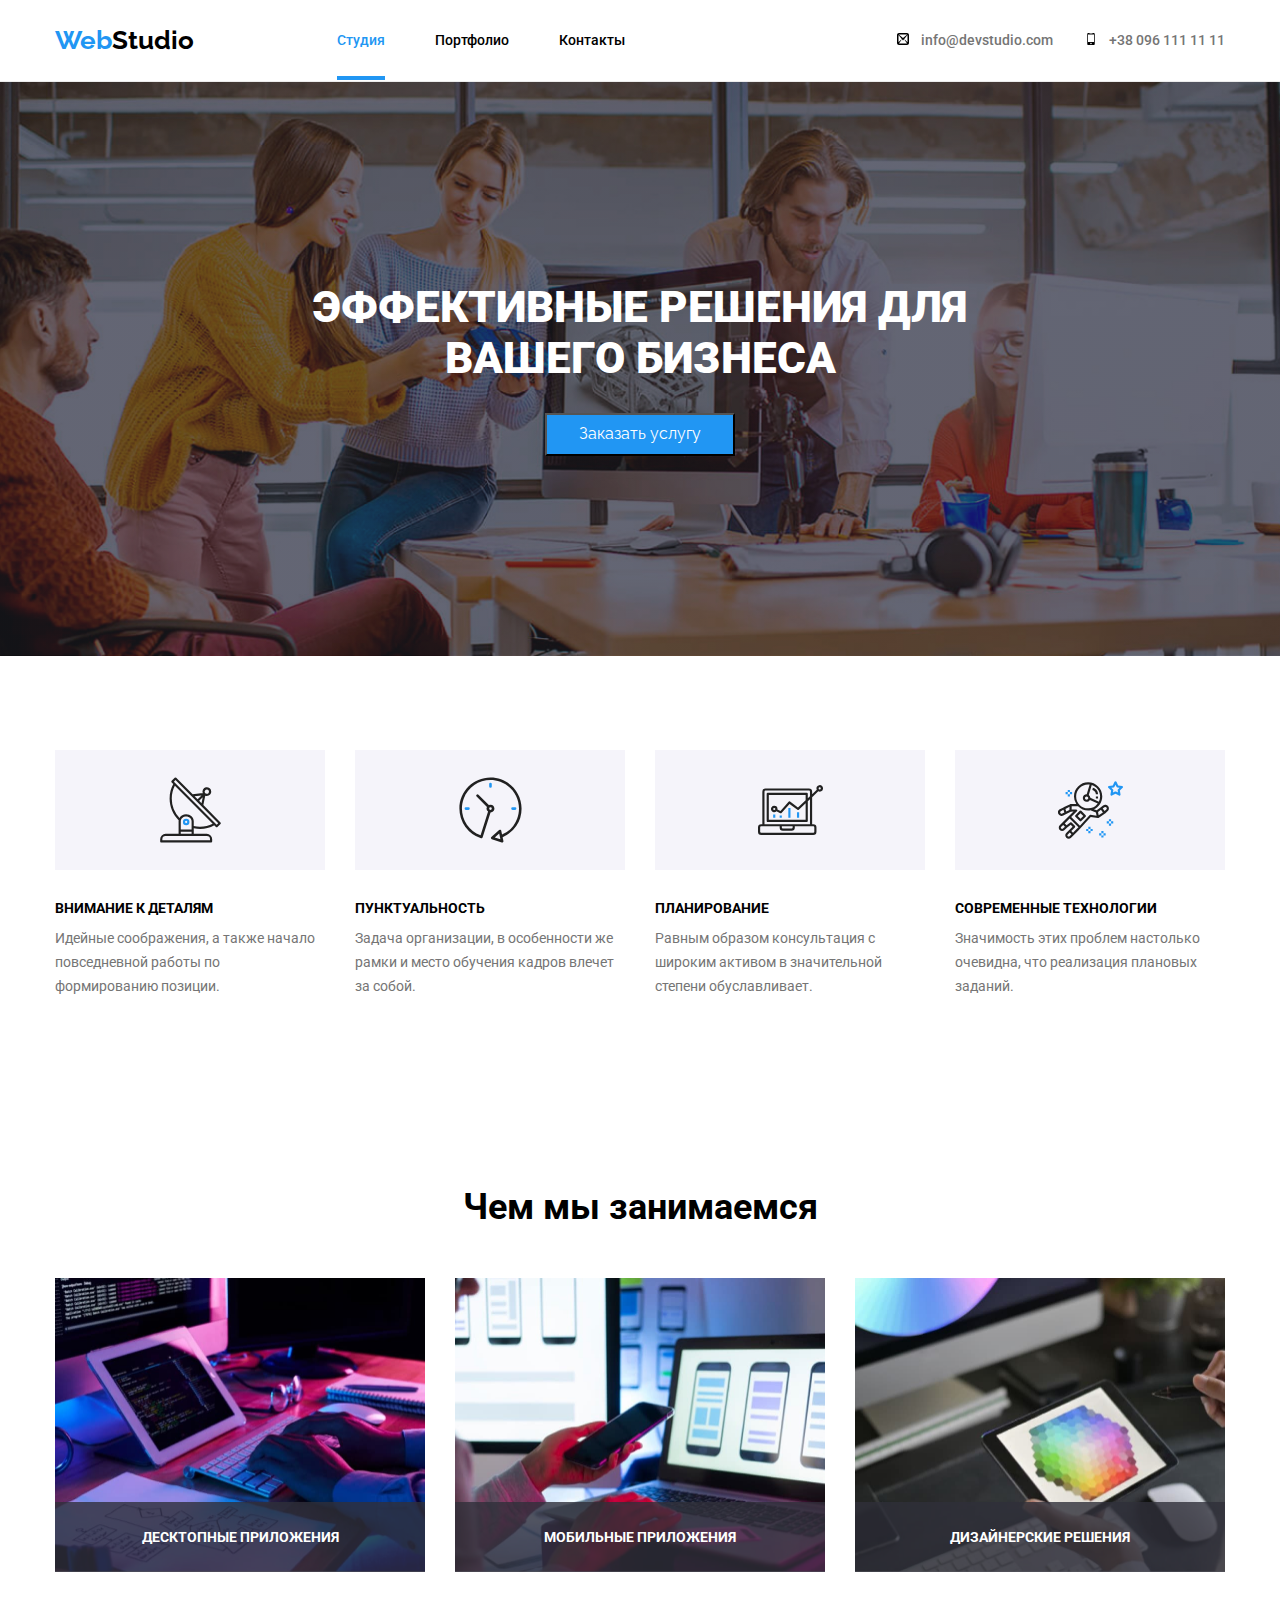
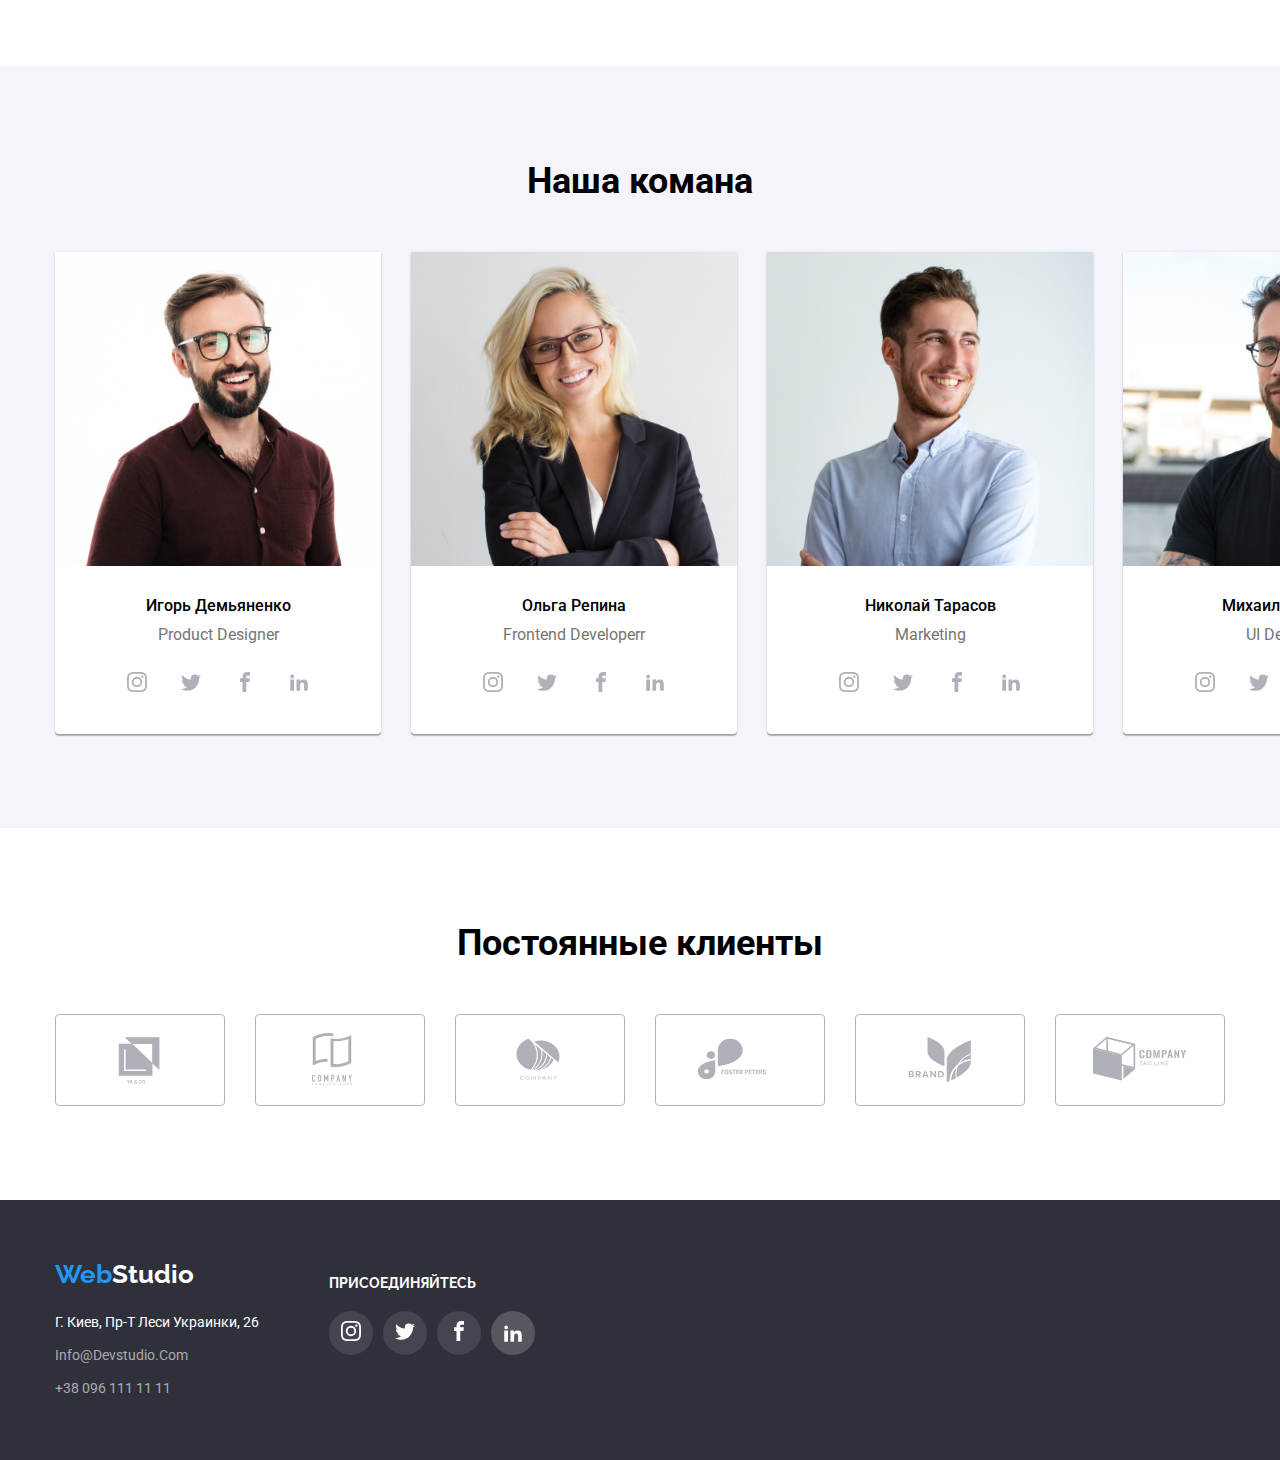
<file: index.html>
<!DOCTYPE html>
<html lang="en">

<head>
    <meta charset="UTF-8">
    <meta http-equiv="X-UA-Compatible" content="IE=edge">
    <meta name="viewport" content="width=device-width, initial-scale=1.0">
    <title>Студия</title>
    <link rel="stylesheet"
        href="https://cdnjs.cloudflare.com/ajax/libs/modern-normalize/1.1.0/modern-normalize.min.css">
    <link href="https://fonts.googleapis.com/css2?family=Roboto:ital,wght@0,500;0,700;1,400&display=swap"
        rel="stylesheet">
    <link href="https://fonts.googleapis.com/css2?family=Oleo+Script&family=Raleway:wght@700&display=swap"
        rel="stylesheet">
    <link href="https://fonts.googleapis.com/css2?family=Oleo+Script&family=Raleway:wght@700&display=swap"
        rel="stylesheet">
    <link rel="stylesheet" href="./css/style.css">
    <style>
        li {
            list-style: none;
        }

        a {
            text-decoration: none
        }
    </style>
</head>

<body>
    <!--  -->
    <!-- Шапка сайта -->
    <header class="header">
        <div class="headers container">
            <div class="headers_div">
                <nav class="headers_navigation"><a class="logo" style="color: black;" href=""><span
                            class="firs_logo">Web</span>Studio</a>
                    <ul class="style_navigation">
                        <li class="navigation"><a class="nav stydio11" href="index.html">Студия</a></li>
                        <li class="navigation"><a class="nav portfolio1" href="portfolio.html">Портфолио</a></li>
                        <li class="navigation"><a class="nav contakts1" href="Контакты">Контакты</a></li>
                </nav>
            </div>
            <ul class="style_mail_tel">
                <li class="navigation2">
                    <a class="nav  e_mail" href="maito:info@devstudio.com"><svg class="icone">
                            <use href="./img/symbol-defs.svg#icon-mail2"></use>
                        </svg>info@devstudio.com</a>
                </li>
                <li class="navigation2">

                    <a class="nav  tell" href="tel:+380961111111"><svg class="icone">
                            <use href="./img/symbol-defs.svg#icon-mobile"></use>
                        </svg>+38 096 111 11 11</a>
                </li>
            </ul>
        </div>
        </div>
    </header>
    <main>
        <!-- Основная цель -->
        <section class=" size goal">
            <div class="container goaal">
                <h1 class="main_goal">Эффективные решения для вашего бизнеса</h1>
                <button class="button_goal" type="button" data-modal-open>Заказать услугy</button>
            </div>
        </section>
        <!-- Основные направления -->
        <section class="size">
            <div class="container">
                <ul class="direction_selection">
                    <li class="location_direction">
                        <div class="item_icons">
                            <svg class="ico">
                                <use href="./img/symbol-defs.svg#icon-antenna-1"></use>
                            </svg>
                        </div>
                        <h3 class="text_direction">Внимание к деталям</h3>
                        <p class="paragraf_direction">Идейные соображения, а также начало
                            повседневной работы по
                            формированию позиции.</p>
                    </li>
                    <li class="location_direction">
                        <div class="item_icons">
                            <svg class="ico">
                                <use xlink:href="./img/symbol-defs.svg#icon-clock-1"></use>
                            </svg>
                        </div>
                        <h3 class="text_direction">Пунктуальность</h3>
                        <p class="paragraf_direction">Задача организации, в особенности же рамки
                            и место обучения кадров
                            влечет за собой.</p>
                    </li>
                    <li class="location_direction">
                        <div class="item_icons">
                            <svg class="ico">
                                <use xlink:href="./img/symbol-defs.svg#icon-diagram-1"></use>
                            </svg>
                        </div>
                        <h3 class="text_direction">Планирование</h3>
                        <p class="paragraf_direction">Равным образом консультация с широким
                            активом в значительной
                            степени
                            обуславливает. </p>
                    </li>
                    <li class="location_direction">
                        <div class="item_icons">
                            <svg class="ico">
                                <use xlink:href="./img/symbol-defs.svg#icon-astronaut-1-1">
                                </use>
                            </svg>
                        </div>
                        <h3 class="text_direction">Современные технологии</h3>
                        <p class="paragraf_direction">Значимость этих проблем настолько
                            очевидна, что реализация
                            плановых
                            заданий.</p>
                    </li>
                </ul>
            </div>
        </section>
        <!-- Чем мы занимаемся -->
        <section class="size">
            <div class="container">
                <h2 class="text_work">Чем мы занимаемся</h2>
                <ul class="foto_work">
                    <li class="foto "><img src="img/1.jpg" alt="work with computer" width="370">
                        <h3 class="text_work_selection">Десктопные приложения</h1>
                    </li>
                    <li class="foto"><img src="img/2.jpg" alt="work with telefon" width="370">
                        <h3 class="text_work_selection">Мобильные приложения</h3>
                    </li>
                    <li class="foto"><img src="img/3.jpg" alt="work with tablet" width="370">
                        <h3 class="text_work_selection">Дизайнерские решения</h3>
                    </li>
                </ul>
            </div>
        </section>
        <!-- Наша команда -->
        <section class="size our_team">
            <div class="container">
                <h2 class="our_team_selection">Наша комана</h2>
                <ul class="image_team1">
                    <li class="image_team"> <img src="img/4.jpg" alt="Product Designe" width="270">
                        <div class="text1">
                            <h3 class="text_team">Игорь Демьяненко</h3>
                            <p class="position_team">Product Designer</p>
                            <ul class="list-team">
                                <li class="item-team">
                                    <a class="link-team" href="">
                                        <svg class="icon-team">
                                            <use xlink:href="./img/symbol-defs.svg#icon-instagram">
                                            </use>
                                        </svg>
                                    </a>
                                </li>
                                <li class="item-team">
                                    <a href="" class="link-team">
                                        <svg class="icon-team">
                                            <use xlink:href="./img/symbol-defs.svg#icon-twitter">
                                            </use>
                                        </svg>
                                    </a>
                                </li>
                                <li class="item-team">
                                    <a class="link-team" href="">
                                        <svg class="icon-team">
                                            <use xlink:href="./img/symbol-defs.svg#icon-facebook">
                                            </use>
                                        </svg>
                                    </a>
                                </li>
                                <li class="item-team">
                                    <a class="link-team" href="">
                                        <svg class="icon-team">
                                            <use xlink:href="./img/symbol-defs.svg#icon-linkedin2">
                                            </use>
                                        </svg>
                                    </a>
                                </li>
                            </ul>
                        </div>
                    </li>
                    <li class="image_team"><img src="img/5.jpg" alt="Frontend Developerr" width="270">
                        <div class="text1">
                            <h3 class="text_team">Ольга Репина</h3>
                            <p class="position_team">Frontend Developerr</p>
                            <ul class="list-team">
                                <li class="item-team">
                                    <a class="link-team" href="">
                                        <svg class="icon-team">
                                            <use xlink:href="./img/symbol-defs.svg#icon-instagram">
                                            </use>
                                        </svg>
                                    </a>
                                </li>
                                <li class="item-team">
                                    <a class="link-team" href="">
                                        <svg class="icon-team">
                                            <use xlink:href="./img/symbol-defs.svg#icon-twitter">
                                            </use>
                                        </svg>
                                    </a>
                                </li>
                                <li class="item-team">
                                    <a class="link-team" href="">
                                        <svg class="icon-team">
                                            <use xlink:href="./img/symbol-defs.svg#icon-facebook">
                                            </use>
                                        </svg>
                                    </a>
                                </li>
                                <li class="item-team">
                                    <a class="link-team" href="">
                                        <svg class="icon-team">
                                            <use xlink:href="./img/symbol-defs.svg#icon-linkedin2">
                                            </use>
                                        </svg>
                                    </a>
                                </li>
                            </ul>
                        </div>
                    </li>
                    <li class="image_team"><img src="img/6.jpg" alt="Marketing" width="270">
                        <div class="text1">
                            <h3 class="text_team">Николай Тарасов</h3>
                            <p class="position_team">Marketing</p>
                            <ul class="list-team">
                                <li class="item-team">
                                    <a class="link-team" href="">
                                        <svg class="icon-team">
                                            <use xlink:href="./img/symbol-defs.svg#icon-instagram">
                                            </use>
                                        </svg>
                                    </a>
                                </li>
                                <li class="item-team">
                                    <a class="link-team" href="">
                                        <svg class="icon-team">
                                            <use xlink:href="./img/symbol-defs.svg#icon-twitter">
                                            </use>
                                        </svg>
                                    </a>
                                </li>
                                <li class="item-team">
                                    <a class="link-team" href="">
                                        <svg class="icon-team">
                                            <use xlink:href="./img/symbol-defs.svg#icon-facebook">
                                            </use>
                                        </svg>
                                    </a>
                                </li>
                                <li class="item-team">
                                    <a class="link-team" href="">
                                        <svg class="icon-team">
                                            <use xlink:href="./img/symbol-defs.svg#icon-linkedin2">
                                            </use>
                                        </svg>
                                    </a>
                                </li>
                            </ul>
                        </div>
                    </li>
                    <li class="image_team"><img src="img/7.jpg" alt="UI Designer" width="270">
                        <div class="text1">
                            <h3 class="text_team">Михаил Ермаков</h3>
                            <p class="position_team">UI Designer</p>
                            <ul class="list-team">
                                <li class="item-team">
                                    <a class="link-team" href="">
                                        <svg class="icon-team">
                                            <use xlink:href="./img/symbol-defs.svg#icon-instagram">
                                            </use>
                                        </svg>
                                    </a>
                                </li>
                                <li class="item-team">
                                    <a class="link-team" href="">
                                        <svg class="icon-team">
                                            <use xlink:href="./img/symbol-defs.svg#icon-twitter">
                                            </use>
                                        </svg>
                                    </a>
                                </li>
                                <li class="item-team">
                                    <a class="link-team" href="">
                                        <svg class="icon-team">
                                            <use xlink:href="./img/symbol-defs.svg#icon-facebook">
                                            </use>
                                        </svg>
                                    </a>
                                </li>
                                <li class="item-team">
                                    <a class="link-team" href="">
                                        <svg class="icon-team">
                                            <use xlink:href="./img/symbol-defs.svg#icon-linkedin2">
                                            </use>
                                        </svg>
                                    </a>
                                </li>
                            </ul>
                        </div>
                    </li>
                </ul>
            </div>
        </section>
        <!-- Нашы клиенты -->
        <section class="size">
            <div class="container">
                <h2 class="our_team_selection">Постоянные клиенты</h2>
                <ul class="list_our_clients">
                    <li class="item_our_clients">
                        <a href="" class="link_our_clients">
                            <svg class="icon_our_clients">
                                <use class="fone_our_clients" href="./img/symbol-defs.svg#icon-Logo"></use>
                            </svg>
                        </a>
                    </li>
                    <li class="item_our_clients">
                        <a href="" class="link_our_clients1">
                            <svg class="icon_our_clients">
                                <use class="fone_our_clients" href="./img/symbol-defs.svg#icon-Logo-1"></use>
                            </svg>
                        </a>
                    </li>
                    <li class="item_our_clients">
                        <a href="" class="link_our_clients">
                            <svg class="icon_our_clients">
                                <use class="fone_our_clients" href="./img/symbol-defs.svg#icon-Logo-2"></use>
                            </svg>
                        </a>
                    </li>
                    <li class="item_our_clients">
                        <a href="" class="link_our_clients">
                            <svg class="icon_our_clients">
                                <use class="fone_our_clients" href="./img/symbol-defs.svg#icon-Logo-3"></use>
                            </svg>
                        </a>
                    </li>
                    <li class="item_our_clients">
                        <a href="" class="link_our_clients">
                            <svg class="icon_our_clients">
                                <use class="fone_our_clients" href="./img/symbol-defs.svg#icon-Logo-4"></use>
                            </svg>
                        </a>
                    </li>
                    <li class="item_our_clients">
                        <a href="" class="link_our_clients">
                            <svg class="icon_our_clients">
                                <use class="fone_our_clients" href="./img/symbol-defs.svg#icon-Logo-5"></use>
                            </svg>
                        </a>
                    </li>
                </ul>
            </div>
        </section>
    </main>
    <!-- Юредический адресс -->
    <footer class="legall_adress">
        <div class="container leagal_imfo">
            <div class="legel_div1">
                <div class="logo_div">
                    <a class="logo1" style="color: #fff;" href="WebStudio"><span class="firs_logo">Web</span>Studio</a>
                </div>
                <address>
                    <ul class="adres">
                        <li class="legal"><a class="addres1 legal_text" href="г. Киев, пр-т Леси Украинки, 26">г. Киев,
                                пр-т
                                Леси Украинки, 26</a></li>
                        <li class="legal"><a class="mail2 legal_text"
                                href="maito:info@devstudio.com">info@devstudio.com</a>
                        </li>
                        <li class="legal"><a class="tel2 legal_text" href="tel:+380961111111">+38 096 111 11 11</a></li>
                    </ul>
                </address>
            </div>
            <div class="legel_div">
                <h2 class="text_legall_social">присоединяйтесь</h2>
                <ul class="list_legal_social">
                    <li class="item_legal_social">
                        <a class="link_legal_social" href="">
                            <svg class="icon_legal_socia">
                                <use href="./img/symbol-defs.svg#icon-instagram">
                                </use>
                            </svg>
                        </a>
                    </li>
                    <li class="item_legal_social">
                        <a class="link_legal_social" href="">
                            <svg class="icon_legal_socia">
                                <use href="./img/symbol-defs.svg#icon-twitter"></use>
                            </svg>
                        </a>
                    </li>
                    <li class="item_legal_social">
                        <a class="link_legal_social" href="">
                            <svg class="icon_legal_socia">
                                <use href="./img/symbol-defs.svg#icon-facebook"></use>
                            </svg>
                        </a>
                    </li>
                    <li class="item_legal_social">
                        <a class="item_legal_social" href="">
                            <svg class="icon_legal_socia">
                                <use xlink:href="./img/symbol-defs.svg#icon-linkedin2">
                                </use>
                            </svg>
                        </a>
                    </li>
                </ul>
            </div>
        </div>
    </footer>
    <div class="backgrop is-hidden" data-modal>
        <div class="madal">
            <button class="botom_madal" data-modal-close>
                <svg class="madal_img">
                    <use class="madal_icon" href="./img/svg/cross.svg#cross"></use>
                </svg>
            </button>

        </div>
    </div>
    <script src="./js/modal.js"></script>
</body>

</html>
</file>
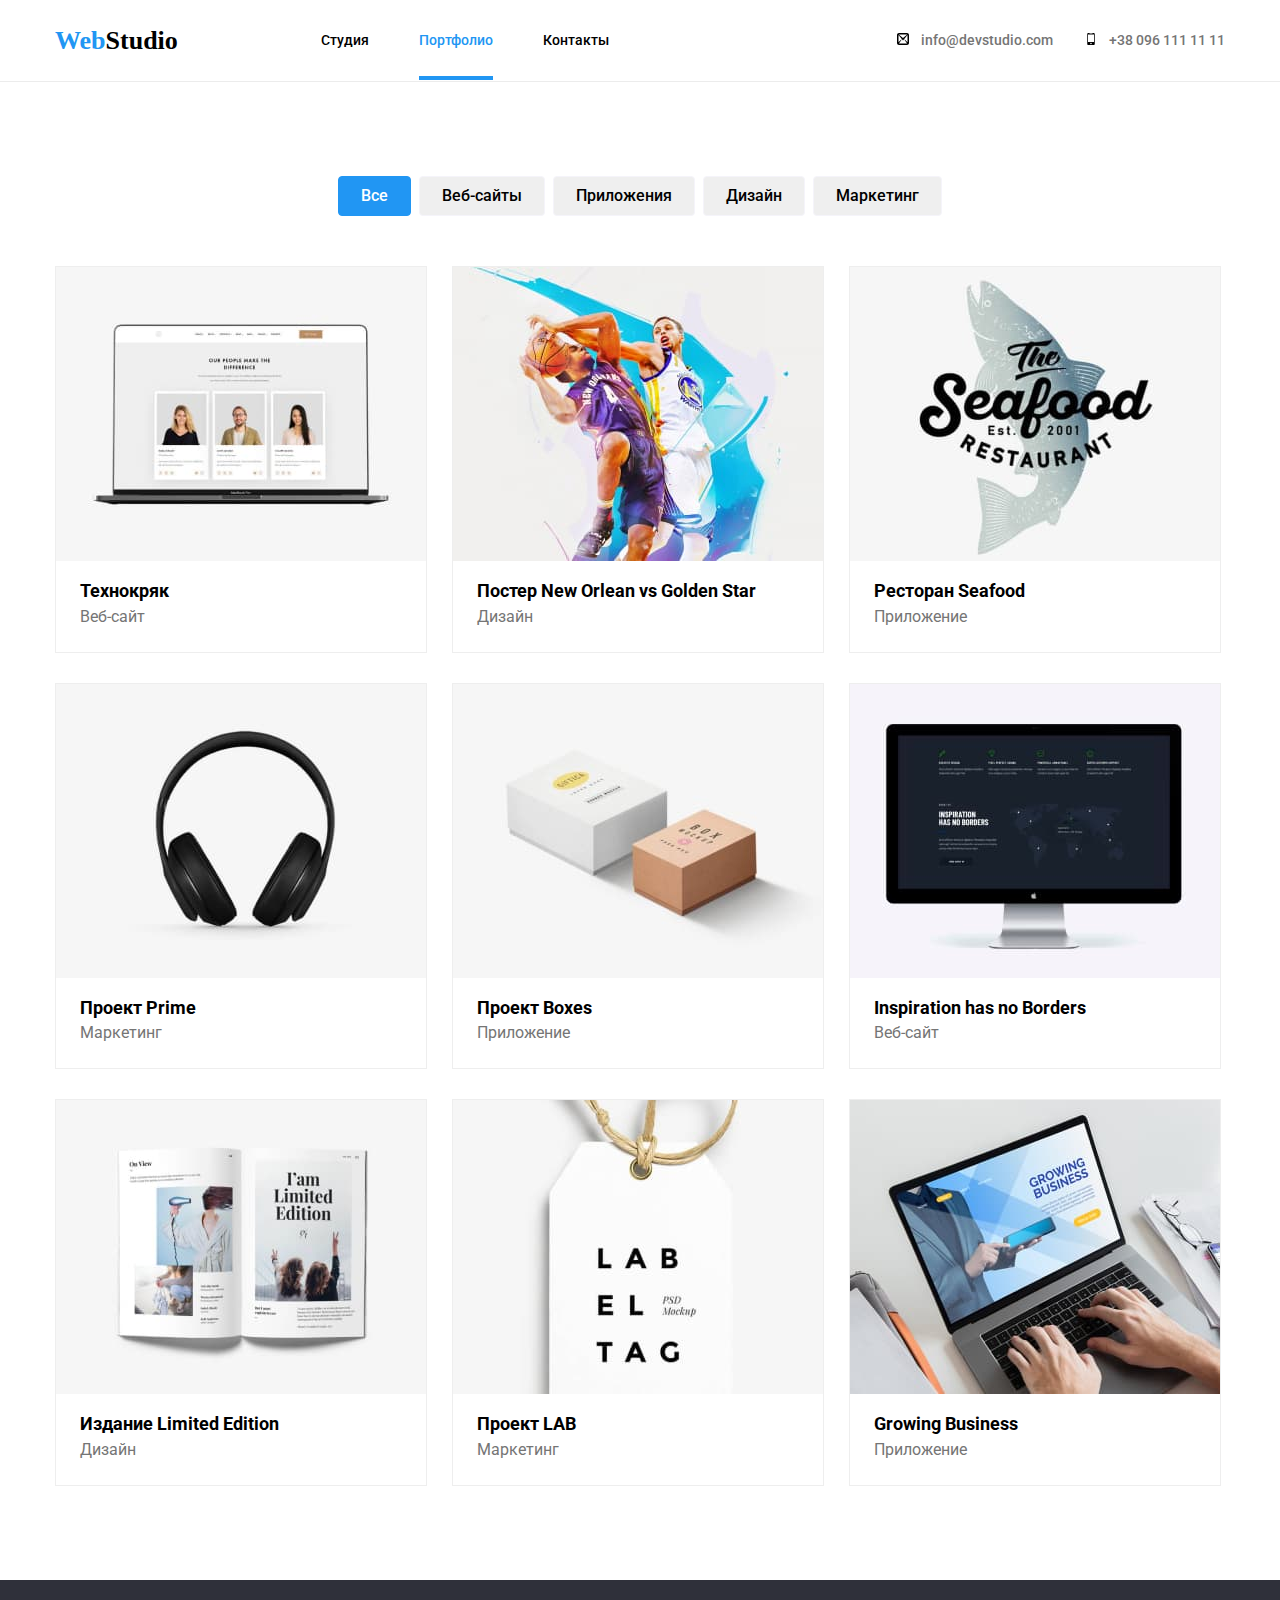
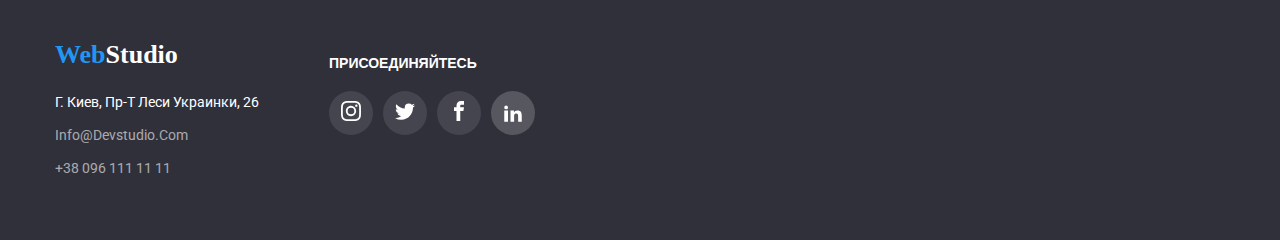
<file: portfolio.html>
<!DOCTYPE html>
<html lang="en">

<head>
    <meta charset="UTF-8">
    <meta http-equiv="X-UA-Compatible" content="IE=edge">
    <meta name="viewport" content="width=device-width, initial-scale=1.0">
    <title>Портфолио</title>
    <link rel="stylesheet"
        href="https://cdnjs.cloudflare.com/ajax/libs/modern-normalize/1.1.0/modern-normalize.min.css">
    <link rel="preconnect" href="https://fonts.googleapis.com">
    <link rel="preconnect" href="https://fonts.gstatic.com" crossorigin>
    <link href="https://fonts.googleapis.com/css2?family=Roboto:ital,wght@0,500;0,700;1,400&display=swap"
        rel="stylesheet">
    <link rel="stylesheet" href="./css/style.css">
    <style>
        li {
            list-style: none;
        }

        a {
            text-decoration: none
        }
    </style>
</head>

<body>
    <!-- Шапка сайта -->
    <header class="header">
        <div class="headers container">
            <div class="headers_div">
                <nav class="headers_navigation"><a class="logo" style="color: black;" href=""><span
                            class="firs_logo">Web</span>Studio</a>
                    <ul class="style_navigation">
                        <li class="navigation"><a class="nav stydio1" href="index.html">Студия</a></li>
                        <li class="navigation"><a class="nav portfolio11" href="portfolio.html">Портфолио</a></li>
                        <li class="navigation"><a class="nav contakts1" href="Контакты">Контакты</a></li>
                </nav>
            </div>
            <ul class="style_mail_tel">
                <li class="navigation2">

                    <a class="nav  e_mail" href="maito:info@devstudio.com"><svg class="icone">
                            <use href="./img/symbol-defs.svg#icon-mail2"></use>
                        </svg>info@devstudio.com</a>
                </li>
                <li class="navigation2">

                    <a class="nav  tell" href="tel:+380961111111"><svg class="icone">
                            <use href="./img/symbol-defs.svg#icon-mobile"></use>
                        </svg>+38 096 111 11 11</a>
                </li>
            </ul>
        </div>
        </div>
    </header>
    <main>
        <!-- Навигация по сайту -->
        <section class="size">
            <div class="container">
                <ul class="buttons_selection">
                    <li class="button1"><button class="button_1 text_botom" type="button">Все</button></li>
                    <li class="button1"><button class="button_2 text_botom" type="button">Веб-сайты</li>
                    <li class="button1"><button class="button_3 text_botom" type="button">Приложения</span></button>
                    </li>
                    <li class="button1"><button class="button_4 text_botom" type="button">Дизайн</span></button></li>
                    <li class="button1"><button class="button_5 text_botom" type="button">Маркетинг</button></li>
                </ul>
                <ul class="kontent_image">
                    <li class="img_kontent">
                        <a class="img_kontent_link" href="">
                            <div class="class_img_kontent">
                                <img src="img/10.jpg" alt="table" width="370" />
                                <p class="texxt_img_kontent">Технокряк это современная площадка распространения
                                    коронавируса. Компании используют
                                    эту платформу для цифрового
                                    шпионажа и атак на защищённые сервера конкурентов.</p>
                            </div>
                            <div class="text">
                                <h3 class="text_img_kontent">Технокряк</h3>
                                <p class="location_img_kontent">Веб-сайт</p>
                            </div>
                        </a>
                    </li>
                    <li class="img_kontent">
                        <a class="img_kontent_link" href="">
                            <div class="class_img_kontent">
                                <img src="img/11.jpg" alt="basketboll" width="370" />
                                <p class="texxt_img_kontent"></p>
                            </div>
                            <div class="text">
                                <h3 class="text_img_kontent">Постер New Orlean vs Golden Star</h3>
                                <p class="location_img_kontent">Дизайн</p>
                            </div>
                        </a>
                    </li>
                    <li class="img_kontent">
                        <a class="img_kontent_link" href="">
                            <div class="class_img_kontent">
                                <img src="img/12.jpg" alt="logo" width="370" />
                                <p class="texxt_img_kontent"></p>
                            </div>
                            <div class="text">
                                <h3 class="text_img_kontent">Ресторан Seafood</h3>
                                <p class="location_img_kontent">Приложение</p>
                            </div>
                        </a>
                    </li>
                    <li class="img_kontent">
                        <a class="img_kontent_link" href="">
                            <div class="class_img_kontent">
                                <img src="img/13.jpg" alt="headphones" width="370" />
                                <p class="texxt_img_kontent"></p>
                            </div>
                            <div class="text">
                                <h3 class="text_img_kontent">Проект Prime</h3>
                                <p class="location_img_kontent">Маркетинг</p>
                            </div>
                        </a>
                    </li>
                    <li class="img_kontent">
                        <a class="img_kontent_link" href="">
                            <div class="class_img_kontent">
                                <img src="img/14.jpg" alt="two boxses" width="370" />
                                <p class="texxt_img_kontent"></p>
                            </div>
                            <div class="text">
                                <h3 class="text_img_kontent">Проект Boxes</h3>
                                <p class="location_img_kontent">Приложение</p>
                            </div>
                        </a>
                    </li>
                    <li class="img_kontent">
                        <a class="img_kontent_link" href="">
                            <div class="class_img_kontent">
                                <img src="img/15.jpg" alt="computer" width="370" />
                                <p class="texxt_img_kontent"></p>
                            </div>
                            <div class="text">
                                <h3 class="text_img_kontent">Inspiration has no Borders</h3>
                                <p class="location_img_kontent">Веб-сайт</p>
                            </div>
                        </a>
                    </li>
                    <li class="img_kontent">
                        <a class="img_kontent_link" href="">
                            <div class="class_img_kontent">
                                <img src="img/16.jpg" alt="book" width="370" />
                                <p class="texxt_img_kontent"></p>
                            </div>
                            <div class="text">
                                <h3 class="text_img_kontent">Издание Limited Edition</h3>
                                <p class="location_img_kontent">Дизайн</p>
                            </div>
                        </a>
                    </li>
                    <li class="img_kontent">
                        <a class="img_kontent_link" href="">
                            <div class="class_img_kontent">
                                <img src="img/17.jpg" alt="text on brelok" width="370" />
                                <p class="texxt_img_kontent"></p>
                            </div>
                            <div class="text">
                                <h3 class="text_img_kontent">Проект LAB</h3>
                                <p class="location_img_kontent">Маркетинг</p>
                            </div>
                        </a>
                    </li>
                    <li class="img_kontent">
                        <a class="img_kontent_link" href="">
                            <div class="class_img_kontent">
                                <img src="img/18.jpg" alt="work on computer" width="370" />
                                <p class="texxt_img_kontent"></p>
                            </div>
                            <div class="text">
                                <h3 class="text_img_kontent">Growing Business</h3>
                                <p class="location_img_kontent">Приложение</p>
                            </div>
                        </a>
                    </li>
                </ul>
            </div>
        </section>
    </main>
    <!-- Юредический адресс -->
    <footer class="legall_adress">
        <div class="container leagal_imfo">
            <div class="legel_div1">
                <div class="logo_div">
                    <a class="logo1" style="color: #fff;" href="WebStudio"><span class="firs_logo">Web</span>Studio</a>
                </div>
                <address>
                    <ul class="adres">
                        <li class="legal"><a class="addres1 legal_text" href="г. Киев, пр-т Леси Украинки, 26">г. Киев,
                                пр-т
                                Леси Украинки, 26</a></li>
                        <li class="legal"><a class="mail2 legal_text"
                                href="maito:info@devstudio.com">info@devstudio.com</a>
                        </li>
                        <li class="legal"><a class="tel2 legal_text" href="tel:+380961111111">+38 096 111 11 11</a></li>
                    </ul>
                </address>
            </div>
            <div class="legel_div">
                <h2 class="text_legall_social">присоединяйтесь</h2>
                <ul class="list_legal_social">
                    <li class="item_legal_social">
                        <a class="link_legal_social" href="">
                            <svg class="icon_legal_socia">
                                <use href="./img/symbol-defs.svg#icon-instagram">
                                </use>
                            </svg>
                        </a>
                    </li>
                    <li class="item_legal_social">
                        <a class="link_legal_social" href="">
                            <svg class="icon_legal_socia">
                                <use href="./img/symbol-defs.svg#icon-twitter"></use>
                            </svg>
                        </a>
                    </li>
                    <li class="item_legal_social">
                        <a class="link_legal_social" href="">
                            <svg class="icon_legal_socia">
                                <use href="./img/symbol-defs.svg#icon-facebook"></use>
                            </svg>
                        </a>
                    </li>
                    <li class="item_legal_social">
                        <a class="item_legal_social" href="">
                            <svg class="icon_legal_socia">
                                <use xlink:href="./img/symbol-defs.svg#icon-linkedin2">
                                </use>
                            </svg>
                        </a>
                    </li>
                </ul>
            </div>
        </div>
    </footer>
</body>
</file>
<file: css/style.css>
html {
  box-sizing: border-box;
}
*,
*::after,
*::before {
  box-sizing: inherit;
}
:root {
  --accent-color: #2196f3;
  --timing-function: cubic-bezier(0.4, 0, 0.2, 1);
}
body {
  font-family: "Roboto", sans-serif;
  font-family: "Oleo Script", cursive;
  font-family: "Raleway", sans-serif;
}
.container {
  width: 1200px;
  padding-left: 15px;
  padding-right: 15px;
  margin-left: auto;
  margin-right: auto;
}
h1,
h2,
h3,
p,
ul {
  margin-top: 0px;
  margin-bottom: 0px;
}
.headers {
  display: flex;
  flex-direction: row;
  vertical-align: middle;
}
.headers_navigation {
  display: flex;
  flex-direction: row;
}
.header {
  border-bottom: 1px solid #ececec;
  display: flex;
  flex-direction: row;
}
.logo {
  font-family: Raleway;
  font-style: normal;
  font-weight: bold;
  font-size: 26px;
  line-height: 31px;
  vertical-align: middle;
}
.logo {
  padding: 25px 0px;
}
.firs_logo {
  color: #2196f3;
}
.headers_div {
  display: flex;
  flex-direction: row;
}
.style_navigation {
  display: flex;
  flex-direction: row;
  margin-left: 93px;
  padding-left: 0px;
}
.navigation:last-child {
  margin-left: 50px;
  padding: 32px 0px;
}
.navigation:not(:last-child) {
  margin-left: 50px;
  padding: 32px 0px;
}
.nav {
  padding: 32px 0px;
}
.navigation {
  font-family: Roboto;
  font-style: Medium;
  font-weight: 500;
  font-size: 14px;
  line-height: 16px;
}
.stydio11 {
  position: relative;
  color: #2196f3;
}
.stydio1 {
  color: black;
  transition: 250ms var(--timing-function);
}
.stydio1:hover,
.stydio1:focus,
.stydio11:hover,
.stydio11:focus {
  color: #2196f3;
}
.portfolio1 {
  color: black;
  transition: 250ms var(--timing-function);
}
.portfolio11 {
  position: relative;
  color: #2196f3;
}
.portfolio1:hover,
.portfolio1:focus,
.portfolio11:hover,
.portfolio11:focus {
  color: #2196f3;
}
.stydio11::after {
  content: "";
  position: absolute;
  display: block;
  width: 100%;
  height: 4px;
  left: 0;
  bottom: 0;
  background-color: #2196f3;
  opacity: 1;
  transition: opacity 250ms var(--timing-function);
}
.portfolio11::after {
  content: "";
  position: absolute;
  display: block;
  width: 100%;
  height: 4px;
  left: 0;
  bottom: 0;
  background-color: #2196f3;
  opacity: 1;
  transition: opacity 250ms var(--timing-function);
}
.contakts1 {
  color: black;
  transition: 250ms var(--timing-function);
}
.contakts1:hover,
.contakts1:focus {
  color: #2196f3;
}
.style_mail_tel {
  font-family: Roboto;
  font-style: Medium;
  font-size: 14px;
  line-height: 16px;
}
.style_mail_tel {
  display: flex;
  flex-direction: row;
  text-align: left;
  margin-left: auto;
  padding-left: 0px;
}
.navigation2:first-child {
  margin-right: 30px;
  padding: 32px 0px;
}
.navigation2:nth-child(n + 1) {
  padding: 32px 0px;
}
.e_mail {
  font-family: Roboto;
  font-style: normal;
  font-weight: 500;
  font-size: 14px;
  line-height: 16px;
  color: rgba(117, 117, 117, 1);
  transition: 250ms var(--timing-function);
}
.e_mail:hover,
.e_mail:focus {
  color: #2196f3;
  fill: #2196f3;
}
.e_mail1:hover,
.e_mail1:focus {
  color: #2196f3;
  fill: #2196f3;
}
.tell {
  font-family: Roboto;
  font-style: normal;
  font-weight: 500;
  font-size: 14px;
  line-height: 16px;
  color: #757575;
  transition: 250ms var(--timing-function);
}
.tell:hover,
.tell:focus {
  color: #2196f3;
  fill: #2196f3;
}
.icone {
  width: 16px;
  height: 12px;
  margin-right: 10px;
  color: #757575;
}

.size {
  padding: 94px 0px;
}
.goal {
  display: block;
  background-color: #2f303a;
  text-align: center;
  padding: 200px 0px;
}
.goaal {
  width: 696px;
}
.main_goal {
  font-family: Roboto;
  font-style: normal;
  font-weight: 900;
  font-size: 44px;
  text-align: center;
  color: #ffffff;
  margin-bottom: 30px;
  text-transform: uppercase;
}
.button_goal {
  padding: 10px 32px;
  background-color: #2196f3;
  color: white;
}
.button_goal:hover {
  box-shadow: 0px 4px 4px rgba(0, 0, 0, 0.15);
  border-radius: 4px;
}
.button_goal {
  cursor: pointer;
}
.goal {
  background-image: linear-gradient(
      to left,
      rgba(47, 48, 58, 0.4),
      rgba(47, 48, 58, 0.4)
    ),
    url("../img/19.jpg");
  background-repeat: no-repeat;
  background-position: center;
  background-size: cover;
  text-align: center;
}
.direction_selection {
  display: flex;
  flex-direction: row;
  justify-content: space-between;
  margin-bottom: 0px;
  margin-left: 0px;
  padding-left: 0px;
}
.location_direction:first-child {
  margin-left: 0px;
}
.location_direction:nth-child(n + 1) {
  margin-right: 30px;
  flex-basis: calc((100% - 120px) / 4);
}
.location_direction:last-child {
  margin-right: 0px;
}
.text_direction {
  font-family: Roboto;
  font-style: normal;
  font-weight: bold;
  font-size: 14px;
  line-height: 16px;
  color: black;
  text-transform: uppercase;
  margin-bottom: 10px;
}
.paragraf_direction {
  font-family: Roboto;
  font-style: normal;
  font-weight: normal;
  font-size: 14px;
  line-height: 24px;
  color: #757575;
}
.item_icons {
  display: flex;
  flex-direction: column;
  flex-wrap: nowrap;
  justify-content: space-around;
  width: 270px;
  height: 120px;
  background-color: #f5f4fa;
  margin-bottom: 30px;
}
.ico {
  flex-direction: row;
  text-align: center;
  align-self: center;
  width: 65px;
  height: 70px;
}
.text_work {
  font-family: Roboto;
  font-style: normal;
  font-weight: bold;
  font-size: 36px;
  line-height: 42px;
  text-align: center;
  padding-top: 0px;
  margin-bottom: 50px;
}
.foto_work {
  display: flex;
  flex-direction: row;
  margin-left: 0px;
  padding-left: 0px;
}
img {
  display: block;
  min-width: 100%;
  height: auto;
  margin: 0px;
}
.foto:first-child {
  margin-left: 0px;
}
.foto:not(:first-child) {
  margin-left: 30px;
}
.our_team {
  background-color: #f5f4fa;
}
.foto {
  position: relative;
}
.text_work_selection {
  position: absolute;
  display: block;
  left: 0;
  bottom: 0;
  width: 100%;
  font-family: Roboto;
  font-style: normal;
  font-weight: bold;
  font-size: 14px;
  line-height: 16px;
  text-align: center;
  background: rgba(47, 48, 58, 0.8);
  color: #ffffff;
  text-transform: uppercase;
  padding: 27px 83px;
}
.our_team {
  background-color: #f5f4fa;
}
.our_team_selection {
  font-family: Roboto;
  font-family: Roboto;
  font-style: normal;
  font-weight: bold;
  font-size: 36px;
  line-height: 42px;
  text-align: center;
  color: black;
  margin-bottom: 50px;
}
.image_team1 {
  display: flex;
  flex-direction: row;
  margin-left: 0px;
  padding-left: 0px;
  max-width: 270px;
  margin-right: 0px;
}
.image_team {
  margin-left: 30px;
  box-shadow: 0px 1px 3px rgba(0, 0, 0, 0.12), 0px 1px 1px rgba(0, 0, 0, 0.14),
    0px 2px 1px rgba(0, 0, 0, 0.2);
  border-radius: 0px 0px 4px 4px;
  background-color: #ffffff;
}
.image_team:first-child {
  margin-left: 0px;
}
.image_team :not(:first-child) {
  flex-basis: calc((100% - 120px) / 2);
}
.text_team {
  display: flex;
  align-items: center;
  justify-content: space-around;
  font-family: Roboto;
  font-style: normal;
  font-weight: 500;
  font-size: 16px;
  line-height: 19px;
  color: black;
  margin-bottom: 10px;
}
.position_team {
  display: flex;
  justify-content: space-around;
  font-family: Roboto;
  font-style: normal;
  font-weight: normal;
  font-size: 16px;
  line-height: 19px;
  color: #757575;
  margin-left: 0px;
  margin-bottom: 16px;
}
.text1 {
  padding: 30px 60px;
}
.list-team {
  display: flex;
  margin-left: 0px;
  padding-left: 0px;
}
.item-team {
  width: 44px;
  height: 44px;
  justify-content: center;
}
.item-team:first-child {
  margin-left: 0px;
  margin-right: 10px;
}
.item-team:not(:first-child) {
  margin-right: 10px;
}
.item-team:last-child {
  margin-right: 0px;
}
.link-team {
  width: 44px;
  height: 44px;
  border-radius: 50%;
  background-color: #ffffff;
  display: flex;
  align-items: center;
  justify-content: center;
  margin-right: 10px;
  fill: #afb1b8;
  transition: 250ms var(--timing-function);
}
.link-team1 {
  width: 44px;
  height: 44px;
  border-radius: 50%;
  background-color: #ffffff;
  display: flex;
  align-items: center;
  justify-content: center;
  margin-right: 10px;
  fill: #afb1b8;
}
.link-team1:first-child {
  background-color: #2196f3;
  fill: #ffffff;
}
.icon-team {
  width: 20px;
  height: 20px;
}
.link-team:hover,
.link-team:focus {
  background-color: #2196f3;
  fill: #ffffff;
}
.list_our_clients {
  display: flex;
  flex-direction: row;
  padding-left: 0px;
  width: 100%;
}
.item_our_clients:not(:last-child) {
  margin-right: 30px;
}
.fone_our_clients {
  width: 106px;
  height: 60px;
}
.icon_our_clients {
  width: 106px;
  height: 60px;
}
.link_our_clients {
  display: flex;
  align-items: flex-end;
  justify-content: space-around;
  align-content: center;
  flex-wrap: wrap;
  width: 170px;
  height: 92px;
  border: 1px solid #afb1b8;
  box-sizing: border-box;
  border-radius: 4px;
  fill: #afb1b8;
  transition: 250ms var(--timing-function);
}
.link_our_clients2 {
  display: flex;
  align-items: flex-end;
  justify-content: space-around;
  align-content: center;
  flex-wrap: wrap;
  width: 170px;
  height: 92px;
  border: 1px solid #2196f3;
  box-sizing: border-box;
  border-radius: 4px;
  fill: #2196f3;
  transition: 250ms var(--timing-function);
}
.link_our_clients1 {
  display: flex;
  flex-direction: row;
  flex-wrap: wrap;
  align-content: center;
  justify-content: space-between;
  width: 170px;
  height: 92px;
  border: 1px solid #afb1b8;
  box-sizing: border-box;
  border-radius: 4px;
  fill: #afb1b8;
  transition: 250ms var(--timing-function);
}
.link_our_clients:hover,
.link_our_clients:focus,
.link_our_clients1:hover,
.link_our_clients1:focus {
  border: 1px solid #2196f3;
  fill: #2196f3;
}
.fone_our_clients {
  fill: var(-color, #2196f3);
}
.legall_adress {
  background-color: #2f303a;
  padding: 60px 0px;
  display: flex;
  flex-direction: row;
}
.logo1 {
  font-family: Raleway;
  font-style: normal;
  font-weight: bold;
  font-size: 26px;
}
.logo_div {
  margin-bottom: 20px;
}
.legel_div:first-child {
  margin-bottom: 0px;
}
.legal:first-child {
  margin-bottom: 9px;
}
.legal:nth-child(n + 1) {
  margin-bottom: 9px;
}
.legal:last-child {
  margin-bottom: 0px;
}
.legal_text {
  font-family: Roboto;
  font-style: normal;
  font-weight: normal;
  font-size: 14px;
  line-height: 24px;
}
.adres {
  text-transform: capitalize;
  font-style: normal;
  padding-left: 0px;
  margin-bottom: 0px;
}
.addres1 {
  color: #ffffff;
  transition: 250ms var(--timing-function);
}
.addres1:hover,
.addres1:focus {
  color: #2196f3;
}
.mail2 {
  color: rgba(255, 255, 255, 0.6);
  transition: 250ms var(--timing-function);
}
.mail2:hover,
.mail2:focus {
  color: #2196f3;
}
.tel2 {
  color: rgba(255, 255, 255, 0.6);
  transition: 250ms var(--timing-function);
}
.tel2:hover,
.tel2:focus {
  color: #2196f3;
}
.text_legall_social {
  font-weight: bold;
  font-size: 14px;
  line-height: 16px;
  text-transform: uppercase;
  color: #ffffff;
  text-align: start;
  margin-bottom: 20px;
}
.list_legal_social {
  display: flex;
  padding-left: 0px;
}
.list_legal_social::after .list_legal_social::before {
  box-sizing: border-box;
}
.item_legal_social {
  width: 44px;
  height: 44px;
}
.item_legal_social1 {
  width: 44px;
  height: 44px;
}
.item_legal_social {
  border-radius: 50%;
  display: flex;
  align-items: center;
  align-content: center;
  flex-wrap: nowrap;
  flex-direction: column;
  justify-content: center;
  background-color: rgba(255, 255, 255, 0.1);
  transition: 250ms var(--timing-function);
}
.item_legal_social1 {
  border-radius: 50%;
  display: flex;
  align-items: center;
  justify-content: center;
  background-color: #2196f3;
  margin-right: 10px;
  transition: 250ms var(--timing-function);
}
.item_legal_social:first-child {
  margin-right: 10px;
}
.item_legal_social:not(:first-child) {
  margin-right: 10px;
}
.item_legal_social:last-child {
  margin-right: 0px;
}
.item_legal_social:first-child {
  background-color: rgba(255, 255, 255, 0.1);
}
.item_legal_social:hover,
.item_legal_social:focus,
.item_legal_social1:hover,
.item_legal_social1:focus {
  background-color: #2196f3;
}
.icon_legal_socia {
  width: 20px;
  height: 20px;
  fill: #ffffff;
}
.leagal_imfo {
  display: flex;
  flex-direction: row;
}
.legel_div1 {
  margin-right: 70px;
}
.legel_div {
  padding-top: 15px;
}
.buttons_selection {
  display: flex;
  flex-direction: row;
  text-align: center;
  background-color: #ffffff;
  padding-left: 0px;
  margin-bottom: 50px;
  justify-content: center;
}
.button1:first-child {
  margin-left: 0px;
  margin-right: 0px;
}
.button1:nth-child(n + 1) {
  margin-right: 8px;
}
.button1:last-child {
  margin-right: 0px;
}
.text_botom {
  font-family: Roboto;
  font-style: normal;
  font-weight: 500;
  font-size: 16px;
  line-height: 26px;
}
.button_1 {
  cursor: pointer;
  padding: 6px 22px;
  background-color: #2196f3;
  color: #ffffff;
  border-radius: 4px;
  border: 1px solid #2196f3;
  transition: 250ms var(--timing-function);
}
.button_2 {
  display: inline-block;
  cursor: pointer;
  padding: 6px 22px;
  border-radius: 4px;
  border: 1px solid #f5f4fa;
  transition: 250ms var(--timing-function);
}
.button_3 {
  cursor: pointer;
  padding: 6px 22px;
  border-radius: 4px;
  border: 1px solid #f5f4fa;
  transition: 250ms var(--timing-function);
}
.button_4 {
  cursor: pointer;
  padding: 6px 22px;
  border-radius: 4px;
  border: 1px solid #f5f4fa;
  transition: 250ms var(--timing-function);
}
.button_5 {
  cursor: pointer;
  padding: 6px 22px;
  border-radius: 4px;
  border: 1px solid #f5f4fa;
  transition: 250ms var(--timing-function);
}
.button_1:hover,
.button_1:focus {
  background-color: #2196f3;
  color: #ffffff;
  box-shadow: 0px 3px 1px rgba(0, 0, 0, 0.1), 0px 1px 2px rgba(0, 0, 0, 0.08),
    0px 2px 2px rgba(0, 0, 0, 0.12);
  border-radius: 4px;
}
.button_2:hover,
.button_2:focus {
  background-color: #2196f3;
  color: #ffffff;
  box-shadow: 0px 3px 1px rgba(0, 0, 0, 0.1), 0px 1px 2px rgba(0, 0, 0, 0.08),
    0px 2px 2px rgba(0, 0, 0, 0.12);
  border-radius: 4px;
}
.button_3:hover,
.button_3:focus {
  background-color: #2196f3;
  color: #ffffff;
  box-shadow: 0px 3px 1px rgba(0, 0, 0, 0.1), 0px 1px 2px rgba(0, 0, 0, 0.08),
    0px 2px 2px rgba(0, 0, 0, 0.12);
  border-radius: 4px;
}
.button_4:hover,
.button_4:focus {
  background-color: #2196f3;
  color: #ffffff;
  box-shadow: 0px 3px 1px rgba(0, 0, 0, 0.1), 0px 1px 2px rgba(0, 0, 0, 0.08),
    0px 2px 2px rgba(0, 0, 0, 0.12);
  border-radius: 4px;
}
.button_5:hover,
.button_5:focus {
  background-color: #2196f3;
  color: #ffffff;
  box-shadow: 0px 3px 1px rgba(0, 0, 0, 0.1), 0px 1px 2px rgba(0, 0, 0, 0.08),
    0px 2px 2px rgba(0, 0, 0, 0.12);
  border-radius: 4px;
}
.kontent_image {
  display: flex;
  flex-wrap: wrap;
  padding-left: 0px;
  margin-top: 0px;
  margin-left: 0px;
  margin-right: 0px;
}
.img_kontent {
  border: 1px solid #eeeeee;
  margin-left: 25px;
  margin-bottom: 30px;
}
.img_kontent:nth-child(1) {
  margin-left: 0px;
}
.img_kontent:nth-child(4) {
  margin-left: 0px;
}
.img_kontent:nth-child(7) {
  margin-left: 0px;
  margin-bottom: 0px;
}
.img_kontent:nth-child(8) {
  margin-bottom: 0px;
}
.img_kontent:nth-child(9) {
  margin-bottom: 0px;
}
.img_kontent_link {
  display: block;
  transition: 250ms var(--timing-function);
}
.img_kontent_link:hover,
.img_kontent_link:focus {
  box-sizing: border-box;
  box-shadow: 0px 1px 1px rgba(0, 0, 0, 0.12), 0px 4px 4px rgba(0, 0, 0, 0.06),
    1px 4px 6px rgba(0, 0, 0, 0.16);
}
.class_img_kontent {
  position: relative;
  overflow: hidden;
}
.texxt_img_kontent {
  position: absolute;
  font-family: Roboto;
  font-style: normal;
  font-weight: normal;
  font-size: 18px;
  background: rgba(33, 150, 243, 0.9);
  color: #ffffff;
  left: 0;
  bottom: 0;
  width: 100%;
  height: 100%;
  padding: 63px 24px;

  transform: translateY(100%);
  transition: transform 250ms var(--timing-function);
}
.img_kontent_link:hover .texxt_img_kontent,
.img_kontent_link:focus .texxt_img_kontent {
  transform: translateY(0%);
}
.text {
  padding: 20px 24px;
}
.text_img_kontent {
  font-family: Roboto;
  font-style: normal;
  font-weight: bold;
  font-size: 18px;
  color: black;
}
.location_img_kontent {
  font-family: Roboto;
  font-style: normal;
  font-weight: normal;
  font-size: 16px;
  line-height: 30px;
  color: #757575;
}
.backgrop {
  position: fixed;
  top: 0;
  left: 0;
  width: 100%;
  height: 100%;
  background: rgba(0, 0, 0, 0.2);
}
.backgrop.is-hidden {
  opacity: 0;
  pointer-events: none;
}
.madal {
  position: absolute;
  top: 50%;
  left: 50%;
  transform: translate(-50%, -50%);
  width: 528px;
  height: 581px;
  padding: 15px;
  background: #ffffff;
  box-shadow: 0px 1px 3px rgba(0, 0, 0, 0.12), 0px 1px 1px rgba(0, 0, 0, 0.14),
    0px 2px 1px rgba(0, 0, 0, 0.2);
  border-radius: 4px;
}
.botom_madal {
  position: absolute;
  right: 0;
  top: 0;
  width: 30px;
  height: 30px;
  cursor: pointer;
  margin: 20px;
  border-radius: 50%;
  background: #ffffff;
  border: 1px solid rgba(0, 0, 0, 0.1);
  box-sizing: border-box;
  fill: black;
}
.madal_img {
  width: 11px;
  height: 11px;
  fill: black;
}
.madal_icon {
  transition: 250ms var(--timing-function);
}
.madal_icon:hover,
.madal_icon:focus {
  fill: var(--accent-color);
}
</file>
